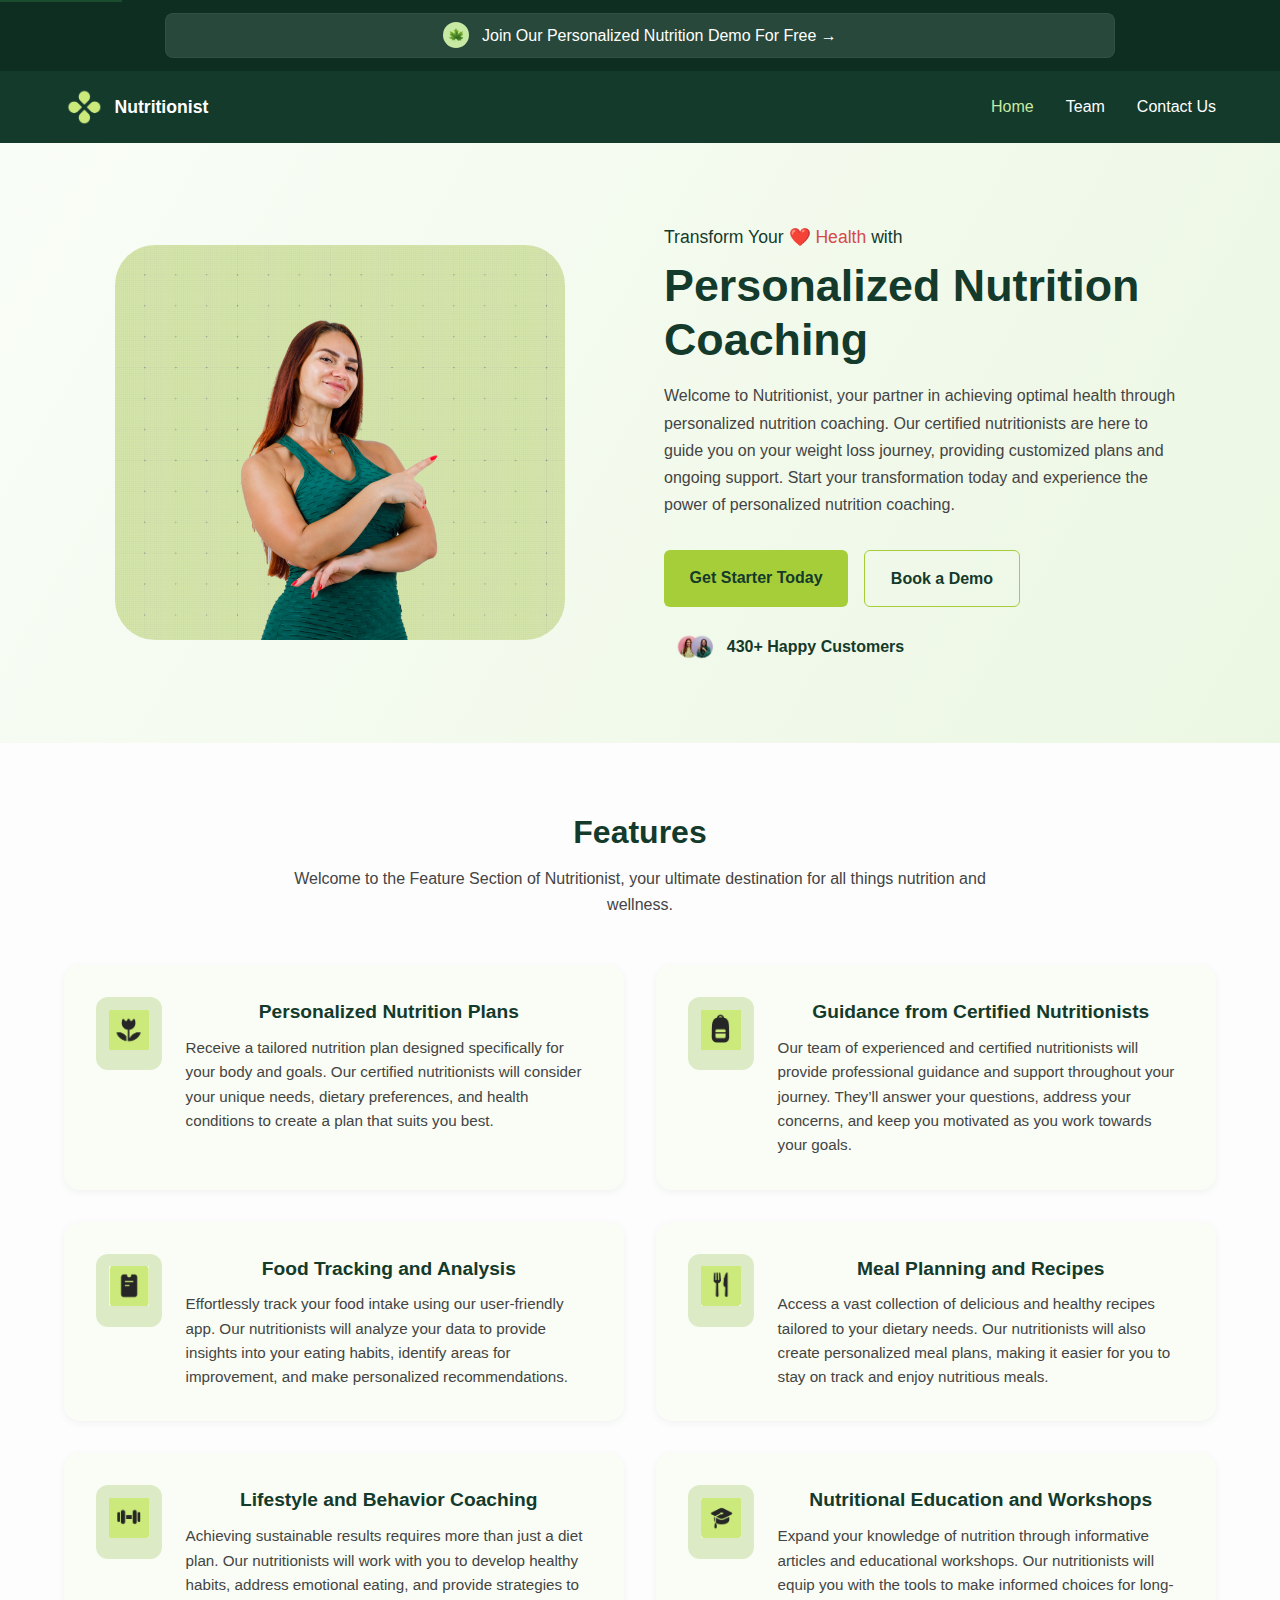
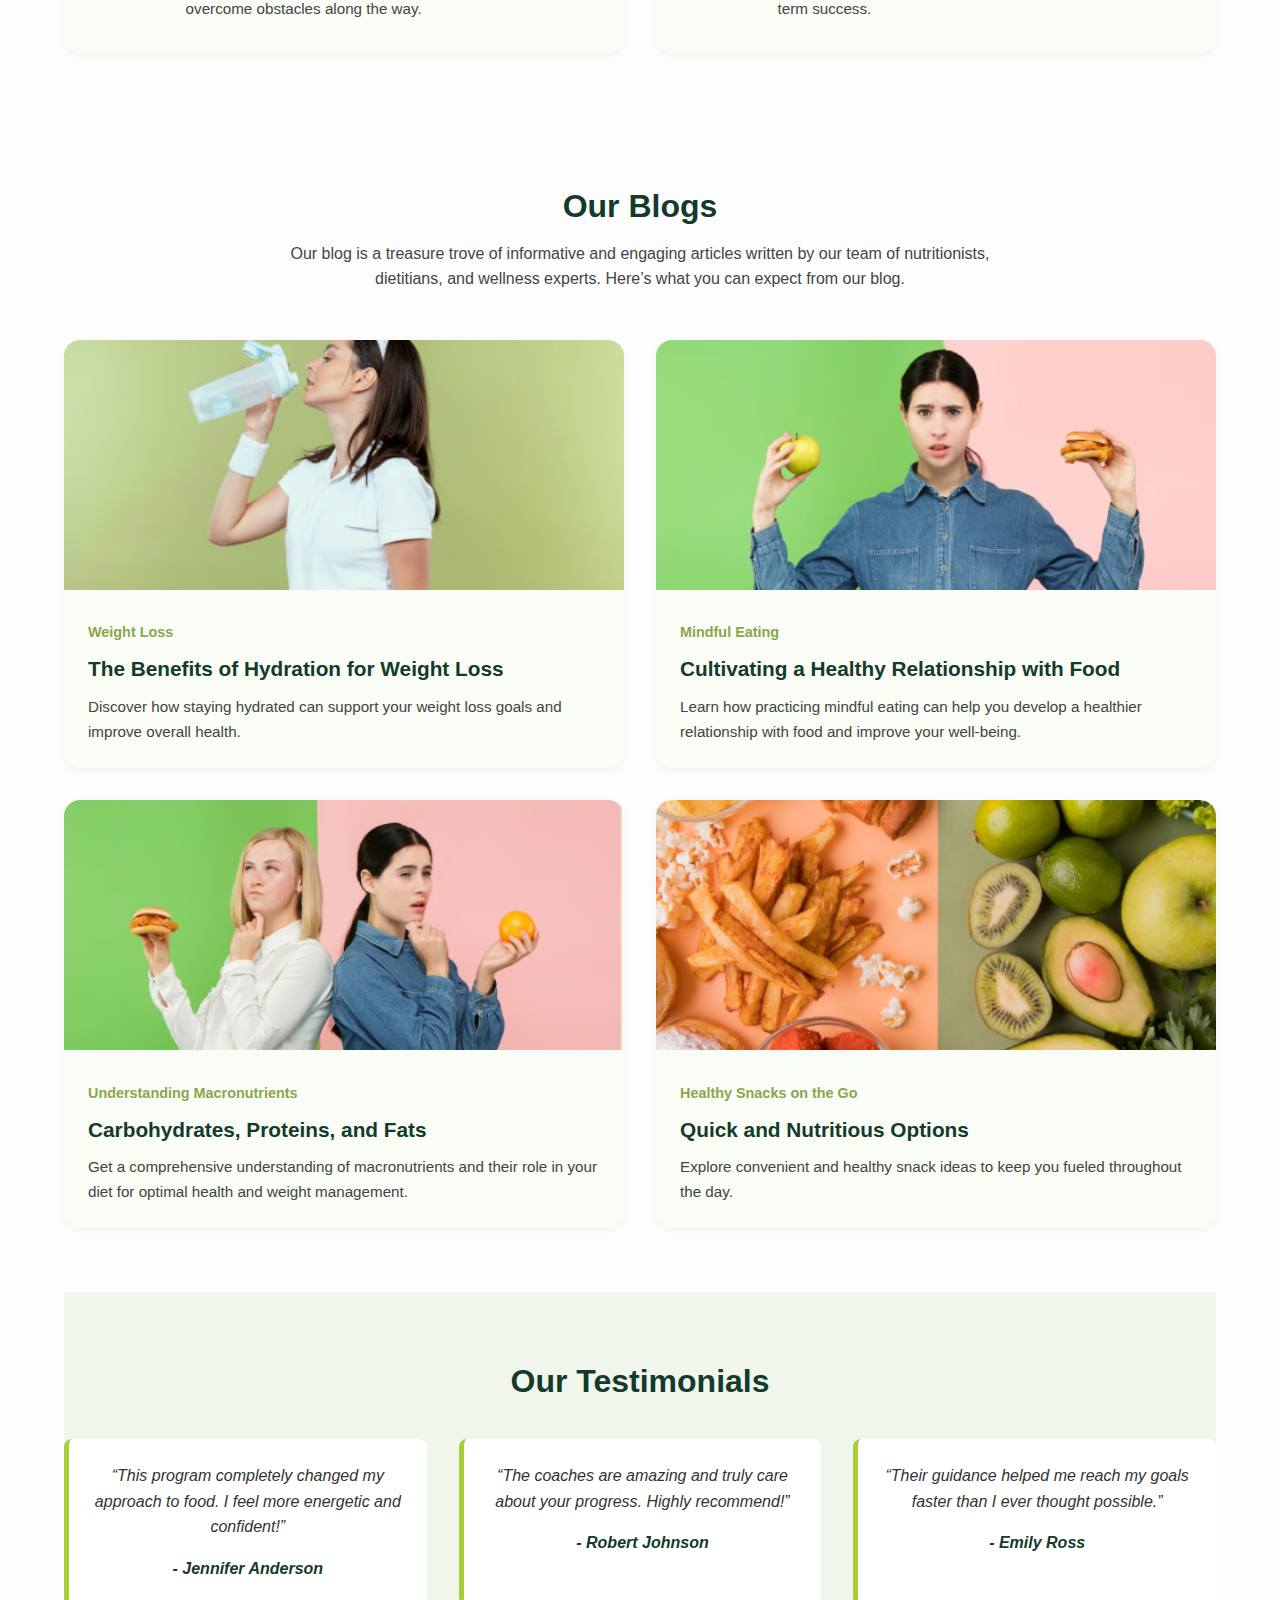
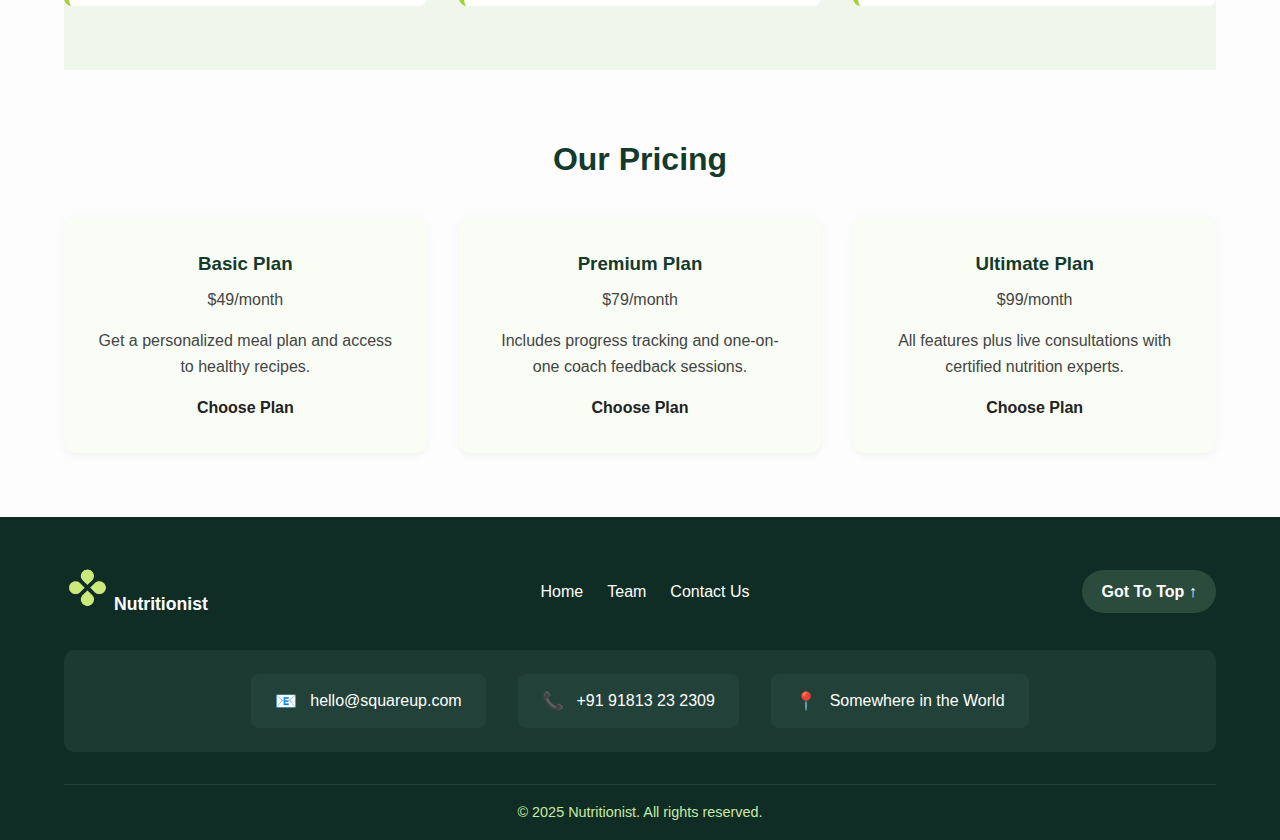
<file: index.html>
<!DOCTYPE html>
<html lang="en">

<head>
  <meta charset="UTF-8">
  <meta name="viewport" content="width=device-width, initial-scale=1.0">
  <title>Nutritionist | Personalized Nutrition Coaching</title>
  <link rel="stylesheet" href="css/style.css">
</head>

<body>
  <!-- Skip Link -->
  <a href="#main-content" class="skip-link">Skip to content</a>

  <!-- 🌿 Top Banner -->
  <div class="top-banner">
    <div class="banner-content">
      <div class="banner-inner">
        <img src="images/icons/icon-leaf.png" alt="Leaf icon">
        <p>Join Our Personalized Nutrition Demo For Free →</p>
      </div>
    </div>
  </div>

  <!-- 🌿 Header -->
  <header class="main-header">
    <div class="container header-container">
      <!-- Logo -->
      <div class="logo">
        <img src="images/pics/logo.png" alt="Nutritionist logo">
        <span class="brand-name">Nutritionist</span>
      </div>

      <!-- Hamburger Menu -->
      <input type="checkbox" id="menu-toggle" class="menu-toggle" />

      <!-- Navigation Links -->
      <nav class="nav-menu" aria-label="Main navigation">
        <ul class="nav-links">
          <li><a href="index.html" class="active">Home</a></li>
          <li><a href="team.html">Team</a></li>
          <li><a href="contactpage.html">Contact Us</a></li>
        </ul>
      </nav>

      <!-- Hamburger Icon (Right side) -->
      <label for="menu-toggle" class="hamburger" aria-label="Open menu">
        <span></span><span></span><span></span>
      </label>
    </div>
  </header>

  <!-- 🌿 Hero Section -->
  <section class="hero">
    <div class="container hero-content">
      <div class="hero-image">
        <img src="images/pics/hero-woman.png" alt="Nutrition coach pointing sideways">
      </div>

      <div class="hero-text">
        <p class="hero-subtitle">Transform Your <span>❤️ Health</span> with</p>
        <h1>Personalized Nutrition Coaching</h1>
        <p class="hero-desc">
          Welcome to Nutritionist, your partner in achieving optimal health through personalized nutrition coaching.
          Our certified nutritionists are here to guide you on your weight loss journey, providing customized plans
          and ongoing support. Start your transformation today and experience the power of personalized nutrition
          coaching.
        </p>

        <div class="hero-buttons">
          <a href="#" class="btn primary">Get Starter Today</a>
          <a href="#" class="btn secondary">Book a Demo</a>
        </div>

        <div class="hero-stats">
          <img src="images/pics/customers.png" alt="Happy customers" class="customer-img">
          <p><strong>430+</strong> Happy Customers</p>
        </div>
      </div>
    </div>
  </section>

  <!-- Main Content -->
  <main id="main-content">
    <!-- Features Section -->
    <section class="features container">
      <h2>Features</h2>
      <p class="features-intro">
        Welcome to the Feature Section of Nutritionist, your ultimate destination for all things nutrition and wellness.
      </p>

      <div class="feature-grid">
        <div class="feature-item">
          <div class="icon-box">
            <img src="images/icons/plan.png" alt="Nutrition plan icon">
          </div>
          <div class="feature-text">
            <h3>Personalized Nutrition Plans</h3>
            <p>
              Receive a tailored nutrition plan designed specifically for your body and goals. Our certified
              nutritionists
              will consider your unique needs, dietary preferences, and health conditions to create a plan that suits
              you best.
            </p>
          </div>
        </div>

        <div class="feature-item">
          <div class="icon-box">
            <img src="images/icons/coach.png" alt="Certified nutrition coach icon">
          </div>
          <div class="feature-text">
            <h3>Guidance from Certified Nutritionists</h3>
            <p>
              Our team of experienced and certified nutritionists will provide professional guidance and support
              throughout your journey.
              They’ll answer your questions, address your concerns, and keep you motivated as you work towards your
              goals.
            </p>
          </div>
        </div>

        <div class="feature-item">
          <div class="icon-box">
            <img src="images/icons/analysis.png" alt="Tracking icon">
          </div>
          <div class="feature-text">
            <h3>Food Tracking and Analysis</h3>
            <p>
              Effortlessly track your food intake using our user-friendly app. Our nutritionists will analyze your data
              to provide insights
              into your eating habits, identify areas for improvement, and make personalized recommendations.
            </p>
          </div>
        </div>

        <div class="feature-item">
          <div class="icon-box">
            <img src="images/icons/recipes.png" alt="Recipe icon">
          </div>
          <div class="feature-text">
            <h3>Meal Planning and Recipes</h3>
            <p>
              Access a vast collection of delicious and healthy recipes tailored to your dietary needs. Our
              nutritionists will also create
              personalized meal plans, making it easier for you to stay on track and enjoy nutritious meals.
            </p>
          </div>
        </div>

        <div class="feature-item">
          <div class="icon-box">
            <img src="images/icons/lifestyle.png" alt="Lifestyle coaching icon">
          </div>
          <div class="feature-text">
            <h3>Lifestyle and Behavior Coaching</h3>
            <p>
              Achieving sustainable results requires more than just a diet plan. Our nutritionists will work with you to
              develop healthy habits,
              address emotional eating, and provide strategies to overcome obstacles along the way.
            </p>
          </div>
        </div>

        <div class="feature-item">
          <div class="icon-box">
            <img src="images/icons/education.png" alt="Workshop icon">
          </div>
          <div class="feature-text">
            <h3>Nutritional Education and Workshops</h3>
            <p>
              Expand your knowledge of nutrition through informative articles and educational workshops. Our
              nutritionists will equip you with
              the tools to make informed choices for long-term success.
            </p>
          </div>
        </div>
      </div>
    </section>

    <!-- Blogs Section -->
    <section class="blogs container">
      <h2>Our Blogs</h2>
      <p class="blogs-intro">
        Our blog is a treasure trove of informative and engaging articles written by our team of nutritionists,
        dietitians, and wellness experts. Here’s what you can expect from our blog.
      </p>

      <div class="blog-grid">
        <!-- Blog Card 1 -->
        <article class="blog-card">
          <img src="images/pics/hydration-benefits.jpg" alt="Woman drinking water after workout">
          <div class="blog-content">
            <p class="category">Weight Loss</p>
            <h3>The Benefits of Hydration for Weight Loss</h3>
            <p class="excerpt">Discover how staying hydrated can support your weight loss goals and improve overall
              health.</p>
          </div>
        </article>

        <!-- Blog Card 2 -->
        <article class="blog-card">
          <img src="images/pics/healthy-vs-junk.jpg" alt="Woman comparing apple and burger">
          <div class="blog-content">
            <p class="category">Mindful Eating</p>
            <h3>Cultivating a Healthy Relationship with Food</h3>
            <p class="excerpt">Learn how practicing mindful eating can help you develop a healthier relationship with
              food and improve your well-being.</p>
          </div>
        </article>

        <!-- Blog Card 3 -->
        <article class="blog-card">
          <img src="images/pics/food-decision-duo.jpg" alt="Two women choosing food">
          <div class="blog-content">
            <p class="category">Understanding Macronutrients</p>
            <h3>Carbohydrates, Proteins, and Fats</h3>
            <p class="excerpt">Get a comprehensive understanding of macronutrients and their role in your diet for
              optimal health and weight management.</p>
          </div>
        </article>

        <!-- Blog Card 4 -->
        <article class="blog-card">
          <img src="images/pics/good-vs-bad-food.jpg" alt="Healthy fruits and junk food">
          <div class="blog-content">
            <p class="category">Healthy Snacks on the Go</p>
            <h3>Quick and Nutritious Options</h3>
            <p class="excerpt">Explore convenient and healthy snack ideas to keep you fueled throughout the day.</p>
          </div>
        </article>
      </div>
    </section>

    <!-- Testimonials -->
    <section class="testimonials container">
      <h2>Our Testimonials</h2>
      <div class="testimonial-grid">
        <blockquote>
          <p>“This program completely changed my approach to food. I feel more energetic and confident!”</p>
          <cite>- Jennifer Anderson</cite>
        </blockquote>

        <blockquote>
          <p>“The coaches are amazing and truly care about your progress. Highly recommend!”</p>
          <cite>- Robert Johnson</cite>
        </blockquote>

        <blockquote>
          <p>“Their guidance helped me reach my goals faster than I ever thought possible.”</p>
          <cite>- Emily Ross</cite>
        </blockquote>
      </div>
    </section>

    <!-- Pricing Section -->
    <section class="pricing container">
      <h2>Our Pricing</h2>
      <div class="pricing-grid">
        <div class="plan">
          <h3>Basic Plan</h3>
          <p>$49/month</p>
          <p>Get a personalized meal plan and access to healthy recipes.</p>
          <a href="#" class="btn">Choose Plan</a>
        </div>

        <div class="plan">
          <h3>Premium Plan</h3>
          <p>$79/month</p>
          <p>Includes progress tracking and one-on-one coach feedback sessions.</p>
          <a href="#" class="btn">Choose Plan</a>
        </div>

        <div class="plan">
          <h3>Ultimate Plan</h3>
          <p>$99/month</p>
          <p>All features plus live consultations with certified nutrition experts.</p>
          <a href="#" class="btn">Choose Plan</a>
        </div>
      </div>
    </section>
  </main>

  <!-- Footer -->
  <footer class="footer">
    <div class="container footer-top">
      <div class="footer-logo">
        <img src="images/pics/logo.png" alt="Nutritionist logo">
        <span class="brand-name">Nutritionist</span>
      </div>

      <ul class="footer-nav">
        <li><a href="index.html" class="active">Home</a></li>
        <li><a href="team.html">Team</a></li>
        <li><a href="contactpage.html">Contact Us</a></li>
      </ul>

      <div class="back-to-top">
        <a href="#top">Got To Top ↑</a>
      </div>
    </div>

    <div class="footer-info container">
      <div class="info-box">
        <span class="icon">📧</span>
        <p>hello@squareup.com</p>
      </div>
      <div class="info-box">
        <span class="icon">📞</span>
        <p>+91 91813 23 2309</p>
      </div>
      <div class="info-box">
        <span class="icon">📍</span>
        <p>Somewhere in the World</p>
      </div>
    </div>

    <div class="footer-bottom container">
      <p>© 2025 Nutritionist. All rights reserved.</p>
    </div>
  </footer>
</body>

</html>
</file>
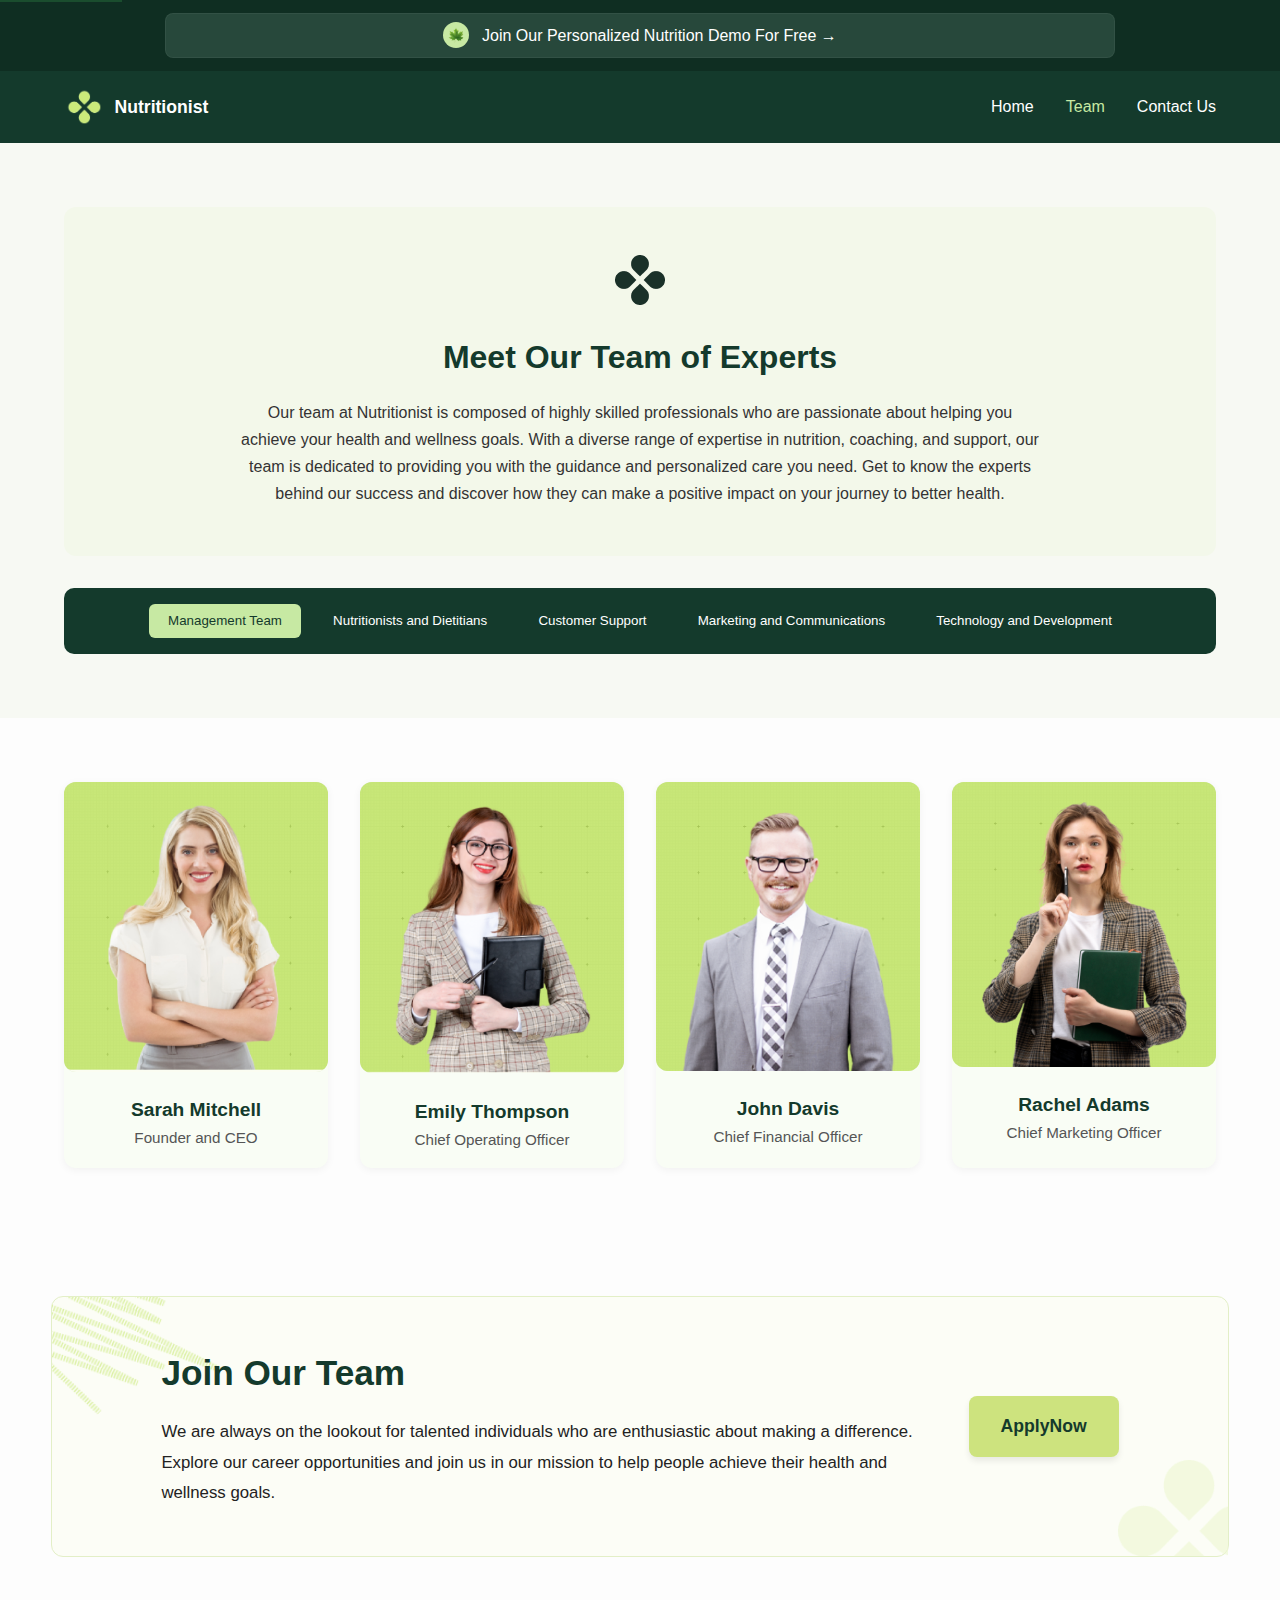
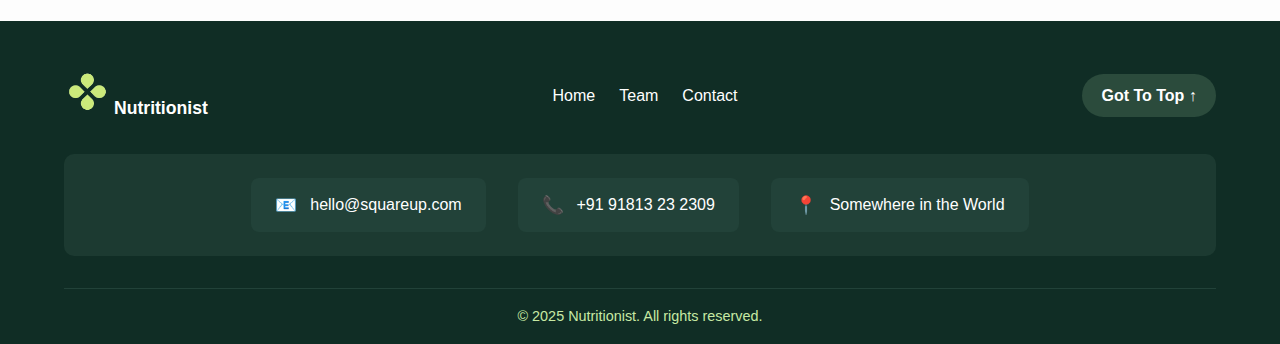
<file: team.html>
<!DOCTYPE html>
<html lang="en">

<head>
    <meta charset="UTF-8">
    <meta name="viewport" content="width=device-width, initial-scale=1.0">
    <title>Team | Nutritionist</title>
    <link rel="stylesheet" href="css/style.css">
</head>

<body>

    <!-- Skip Link -->
    <a href="#main-content" class="skip-link">Skip to content</a>

    <!-- Top Banner -->
    <div class="top-banner">
        <div class="banner-content">
            <div class="banner-inner">
                <img src="images/icons/icon-leaf.png" alt="Leaf icon">
                <p>Join Our Personalized Nutrition Demo For Free →</p>
            </div>
        </div>
    </div>

    <!-- HEADER -->
    <header class="main-header">
        <div class="container header-container">

            <!-- Logo -->
            <div class="logo">
                <img src="images/pics/logo.png" alt="Nutritionist Logo">
                <span class="brand-name">Nutritionist</span>
            </div>

            <!-- Navigation + Hamburger -->
            <input type="checkbox" id="menu-toggle" class="menu-toggle">

            <nav class="nav-menu" aria-label="Main navigation">
                <ul class="nav-links">
                    <li><a href="index.html">Home</a></li>
                    <li><a href="team.html" class="active">Team</a></li>
                    <li><a href="contactpage.html">Contact Us</a></li>
                </ul>
            </nav>

            <label for="menu-toggle" class="hamburger" aria-label="Open menu">
                <span></span><span></span><span></span>
            </label>

        </div>
    </header>

    <main id="main-content">

        <!-- TEAM INTRO -->
        <section class="team-intro">
            <div class="container">
                <div class="team-intro-box">
                    <div class="team-icon">
                        <img src="images/team/icon.png" alt="Nutritionist icon">
                    </div>
                    <h2>Meet Our Team of Experts</h2>
                    <p>
                        Our team at Nutritionist is composed of highly skilled professionals who are passionate about
                        helping you achieve your health and wellness goals.
                        With a diverse range of expertise in nutrition, coaching, and support, our team is dedicated to
                        providing you with the guidance and personalized care you need.
                        Get to know the experts behind our success and discover how they can make a positive impact on
                        your journey to better health.
                    </p>
                </div>

                <!-- Team Category Buttons -->
                <div class="team-categories" role="tablist" aria-label="Team categories">
                    <button class="active" role="tab" aria-selected="true">Management Team</button>
                    <button role="tab" aria-selected="false">Nutritionists and Dietitians</button>
                    <button role="tab" aria-selected="false">Customer Support</button>
                    <button role="tab" aria-selected="false">Marketing and Communications</button>
                    <button role="tab" aria-selected="false">Technology and Development</button>
                </div>
            </div>
        </section>

        <!-- TEAM MEMBERS -->
        <section class="team-members">
            <div class="container team-grid">

                <div class="team-card">
                    <img src="images/team/sarah.png" alt="Sarah Mitchell">
                    <h3>Sarah Mitchell</h3>
                    <p class="role">Founder and CEO</p>
                </div>

                <div class="team-card">
                    <img src="images/team/emily.png" alt="Emily Thompson">
                    <h3>Emily Thompson</h3>
                    <p class="role">Chief Operating Officer</p>
                </div>

                <div class="team-card">
                    <img src="images/team/john.png" alt="John Davis">
                    <h3>John Davis</h3>
                    <p class="role">Chief Financial Officer</p>
                </div>

                <div class="team-card">
                    <img src="images/team/rachel.png" alt="Rachel Adams">
                    <h3>Rachel Adams</h3>
                    <p class="role">Chief Marketing Officer</p>
                </div>
            </div>
        </section>

        <!-- JOIN OUR TEAM -->
        <section class="join-team" aria-labelledby="join-heading">
            <div class="container join-content">
                <div class="join-text">
                    <h2 id="join-heading">Join Our Team</h2>
                    <p>
                        We are always on the lookout for talented individuals who are enthusiastic
                        about making a difference. Explore our career opportunities and join us in
                        our mission to help people achieve their health and wellness goals.
                    </p>
                </div>
                <a href="#" class="join-btn">ApplyNow</a>
            </div>

            <!-- Decorative corner graphics -->
            <img src="images/team/left.png" alt="" class="join-decor top-left" />
            <img src="images/team/right.png" alt="" class="join-decor bottom-right" />
        </section>

    </main>

    <!-- Footer -->
    <footer class="footer">
        <div class="container footer-top">
            <div class="footer-logo">
                <img src="images/pics/logo.png" alt="Nutritionist Logo">
                <span class="brand-name">Nutritionist</span>
            </div>

            <ul class="footer-nav">
                <li><a href="index.html">Home</a></li>
                <li><a href="team.html" class="active">Team</a></li>
                <li><a href="contactpage.html">Contact</a></li>
            </ul>

            <div class="back-to-top">
                <a href="#top">Got To Top ↑</a>
            </div>
        </div>

        <div class="footer-info container">
            <div class="info-box">
                <span class="icon">📧</span>
                <p>hello@squareup.com</p>
            </div>
            <div class="info-box">
                <span class="icon">📞</span>
                <p>+91 91813 23 2309</p>
            </div>
            <div class="info-box">
                <span class="icon">📍</span>
                <p>Somewhere in the World</p>
            </div>
        </div>

        <div class="footer-bottom container">
            <p class="footer-copy">© 2025 Nutritionist. All rights reserved.</p>
        </div>
    </footer>

</body>

</html>
</file>
<file: css/style.css>
/* ===============================
   RESET & GLOBAL STYLES
================================*/
* {
  margin: 0;
  padding: 0;
  box-sizing: border-box;
}

html {
  scroll-behavior: smooth;
}

body {
  font-family: "Poppins", Arial, sans-serif;
  line-height: 1.6;
  color: #222;
  background-color: #fdfdfd;
}

.container {
  width: 90%;
  max-width: 1200px;
  margin: auto;
}

a {
  text-decoration: none;
  color: inherit;
}

/* ===============================
   SKIP LINK (ACCESSIBILITY)
================================*/
.skip-link {
  position: absolute;
  top: -40px;
  left: 0;
  background: #1a4d2e;
  color: #fff;
  padding: 8px;
  z-index: 100;
}

.skip-link:focus {
  top: 0;
}

/* ===============================
   TOP BANNER
================================*/
.top-banner {
  background-color: #0f2e22;
  display: flex;
  justify-content: center;
  align-items: center;
  padding: 0.8rem 0;
  margin-bottom: 0;
}

.banner-content {
  background-color: #27483b;
  border-radius: 8px;
  padding: 0.6rem 1.5rem;
  width: 80%;
  max-width: 950px;
  display: flex;
  justify-content: center;
  align-items: center;
  box-shadow: inset 0 0 0 1px rgba(255, 255, 255, 0.05);
}

.banner-inner {
  display: flex;
  align-items: center;
  gap: 0.8rem;
}

.banner-inner img {
  width: 26px;
  height: 26px;
  border-radius: 50%;
  background-color: #c7e9a3;
  padding: 5px;
}

.banner-inner p {
  color: #fff;
  font-size: 1rem;
  font-weight: 500;
}

.banner-content:hover {
  background-color: #2c5a44;
  transition: 0.3s ease;
}

@media (max-width: 768px) {
  .banner-content {
    width: 95%;
    padding: 0.5rem 1rem;
  }

  .banner-inner p {
    font-size: 0.9rem;
    text-align: center;
  }
}

/* ===============================
   HEADER + HAMBURGER
================================*/
.main-header {
  background-color: #143a2c;
  padding: 1rem 0;
}

.header-container {
  width: 90%;
  max-width: 1200px;
  margin: auto;
  display: flex;
  align-items: center;
  justify-content: space-between;
}

.logo {
  display: flex;
  align-items: center;
  gap: 10px;
}

.logo img {
  height: 40px;
}

.brand-name {
  color: #fff;
  font-weight: 600;
  font-size: 1.1rem;
}

/* Nav */
.nav-menu {
  display: flex;
}

.nav-links {
  display: flex;
  list-style: none;
  gap: 2rem;
}

.nav-links a {
  color: #fff;
  font-weight: 500;
  transition: 0.3s ease;
}

.nav-links a:hover,
.nav-links a.active {
  color: #c7e9a3;
}

/* Hamburger */
.menu-toggle {
  display: none;
}

.hamburger {
  display: none;
  flex-direction: column;
  justify-content: space-between;
  width: 26px;
  height: 18px;
  cursor: pointer;
}

.hamburger span {
  background-color: #c7e9a3;
  height: 3px;
  border-radius: 2px;
}

/* Mobile Menu */
@media (max-width: 768px) {
  .hamburger {
    display: flex;
  }

  .nav-menu {
    display: none;
    position: absolute;
    top: 72px;
    left: 0;
    width: 100%;
    background-color: #143a2c;
    text-align: center;
    padding: 1rem 0;
  }

  .nav-links {
    flex-direction: column;
    gap: 1rem;
  }

  .menu-toggle:checked~.nav-menu {
    display: block;
    animation: fadeIn 0.3s ease-in;
  }
}

@keyframes fadeIn {
  from {
    opacity: 0;
    transform: translateY(-10px);
  }

  to {
    opacity: 1;
    transform: translateY(0);
  }
}

/* ===============================
   HERO
================================*/
.hero {
  background: linear-gradient(120deg, #f9fdf7 0%, #ecf7e3 100%);
  padding: 5rem 0;
  overflow: hidden;
}

.hero-content {
  display: grid;
  grid-template-columns: 1fr 1fr;
  align-items: center;
  gap: 3rem;
}

.hero-image {
  position: relative;
  display: flex;
  justify-content: center;
  align-items: center;
}

.hero-image::before {
  content: "";
  position: absolute;
  width: 380px;
  height: 380px;
  background: #dceac5;
  border-radius: 50%;
  top: 50%;
  left: 50%;
  transform: translate(-50%, -50%);
  z-index: 0;
}

.hero-image img {
  position: relative;
  z-index: 1;
  width: 85%;
  max-width: 450px;
  height: auto;
  border-radius: 40px;
  animation: float 3s ease-in-out infinite;
}

.hero-text {
  color: #143a2c;
  max-width: 520px;
}

.hero-subtitle {
  font-size: 1.1rem;
  margin-bottom: 0.5rem;
}

.hero-subtitle span {
  color: #d54b4b;
}

.hero-text h1 {
  font-size: 2.8rem;
  font-weight: 700;
  margin-bottom: 1rem;
  line-height: 1.2;
}

.hero-desc {
  font-size: 1rem;
  color: #444;
  margin-bottom: 2rem;
  line-height: 1.7;
}

.hero-buttons {
  display: flex;
  gap: 1rem;
  margin-bottom: 1.5rem;
}

.btn {
  border-radius: 6px;
  padding: 0.9rem 1.6rem;
  font-weight: 600;
  transition: 0.3s ease;
}

.btn.primary {
  background: #a6ce39;
  color: #143a2c;
}

.btn.secondary {
  border: 1.5px solid #a6ce39;
  background: transparent;
  color: #143a2c;
}

.btn:hover {
  transform: scale(1.05);
}

.hero-stats {
  display: flex;
  align-items: center;
  gap: 0.8rem;
}

.customer-img {
  width: 50px;
  border-radius: 50%;
}

.hero-stats p {
  font-weight: 600;
  color: #143a2c;
}

@media (max-width: 900px) {
  .hero-content {
    grid-template-columns: 1fr;
    text-align: center;
  }

  .hero-buttons,
  .hero-stats {
    justify-content: center;
  }

  .hero-image::before {
    width: 300px;
    height: 300px;
  }
}

/* ===============================
   FEATURES
================================*/
.features {
  text-align: center;
  padding: 4rem 0;
}

.features h2 {
  font-size: 2rem;
  color: #143a2c;
  margin-bottom: 0.5rem;
}

.features-intro {
  color: #444;
  max-width: 700px;
  margin: 0 auto 3rem;
  font-size: 1rem;
}

.feature-grid {
  display: grid;
  grid-template-columns: repeat(auto-fit, minmax(450px, 1fr));
  gap: 2rem;
}

.feature-item {
  display: flex;
  align-items: flex-start;
  gap: 1.5rem;
  background-color: #f9fdf5;
  padding: 2rem;
  border-radius: 16px;
  box-shadow: 0 2px 8px rgba(0, 0, 0, 0.05);
  transition: transform 0.3s ease;
}

.feature-item:hover {
  transform: translateY(-5px);
}

.icon-box {
  background-color: #dceac5;
  border-radius: 12px;
  padding: 0.8rem;
  flex-shrink: 0;
}

.icon-box img {
  width: 40px;
  height: 40px;
}

.feature-text h3 {
  font-size: 1.2rem;
  color: #143a2c;
  margin-bottom: 0.5rem;
}

.feature-text p {
  font-size: 0.95rem;
  color: #444;
  line-height: 1.6;
  text-align: left;
}

@media (max-width: 768px) {
  .feature-grid {
    grid-template-columns: 1fr;
  }

  .feature-item {
    flex-direction: column;
    text-align: center;
  }

  .feature-text p {
    text-align: center;
  }
}

/* ===============================
   BLOGS
================================*/
.blogs {
  padding: 4rem 0;
  text-align: center;
}

.blogs h2 {
  font-size: 2rem;
  color: #143a2c;
  margin-bottom: 0.5rem;
}

.blogs-intro {
  color: #444;
  max-width: 700px;
  margin: 0 auto 3rem;
  font-size: 1rem;
}

.blog-grid {
  display: grid;
  grid-template-columns: repeat(auto-fit, minmax(460px, 1fr));
  gap: 2rem;
}

.blog-card {
  background-color: #f9fdf5;
  border-radius: 16px;
  box-shadow: 0 2px 8px rgba(0, 0, 0, 0.05);
  overflow: hidden;
  text-align: left;
  transition: transform 0.3s ease;
}

.blog-card:hover {
  transform: translateY(-5px);
}

.blog-card img {
  width: 100%;
  height: 250px;
  object-fit: cover;
}

.blog-content {
  padding: 1.5rem;
}

.category {
  color: #8aa74d;
  font-size: 0.9rem;
  font-weight: 600;
  margin-bottom: 0.5rem;
}

.blog-content h3 {
  font-size: 1.3rem;
  color: #143a2c;
  margin-bottom: 0.6rem;
}

.excerpt {
  color: #444;
  font-size: 0.95rem;
  line-height: 1.6;
}

/* ===============================
   TESTIMONIALS
================================*/
.testimonials {
  background-color: #f0f6ec;
  padding: 4rem 0;
  text-align: center;
}

.testimonials h2 {
  color: #143a2c;
  font-size: 2rem;
  margin-bottom: 2rem;
}

.testimonial-grid {
  display: grid;
  grid-template-columns: repeat(auto-fit, minmax(280px, 1fr));
  gap: 2rem;
}

blockquote {
  background-color: #fff;
  padding: 1.5rem;
  border-left: 5px solid #a6ce39;
  border-radius: 8px;
  font-style: italic;
  color: #333;
}

cite {
  display: block;
  margin-top: 1rem;
  color: #143a2c;
  font-weight: bold;
}

/* ===============================
   PRICING
================================*/
.pricing {
  padding: 4rem 0;
  text-align: center;
}

.pricing h2 {
  font-size: 2rem;
  color: #143a2c;
  margin-bottom: 2rem;
}

.pricing-grid {
  display: grid;
  grid-template-columns: repeat(auto-fit, minmax(250px, 1fr));
  gap: 2rem;
}

.plan {
  background-color: #f9fdf5;
  padding: 2rem;
  border-radius: 12px;
  box-shadow: 0 2px 10px rgba(0, 0, 0, 0.05);
  transition: transform 0.3s ease;
}

.plan:hover {
  transform: scale(1.03);
}

.plan h3 {
  color: #143a2c;
  margin-bottom: 0.5rem;
}

.plan p {
  margin-bottom: 1rem;
  color: #444;
}

/* ===============================
   FOOTER
================================*/
.footer {
  background-color: #102d25;
  color: #ffffff;
  padding-top: 3rem;
  text-align: center;
}

.footer-top {
  display: flex;
  justify-content: space-between;
  align-items: center;
  flex-wrap: wrap;
  margin-bottom: 2rem;
}

.footer-logo img {
  height: 45px;
}

.footer-nav {
  display: flex;
  gap: 1.5rem;
  list-style: none;
}

.footer-nav a {
  color: #fff;
  font-weight: 500;
  transition: 0.3s;
}

.footer-nav a:hover {
  color: #c7e9a3;
}

.back-to-top a {
  background-color: #2b4b3c;
  color: #fff;
  font-weight: 600;
  padding: 0.8rem 1.2rem;
  border-radius: 50px;
  transition: 0.3s;
}

.back-to-top a:hover {
  background-color: #a6ce39;
  color: #143a2c;
}

.footer-info {
  display: flex;
  justify-content: center;
  gap: 2rem;
  flex-wrap: wrap;
  background-color: #1c3a31;
  padding: 1.5rem;
  border-radius: 10px;
  margin-bottom: 2rem;
}

.info-box {
  display: flex;
  align-items: center;
  gap: 0.8rem;
  background-color: #224239;
  padding: 0.8rem 1.5rem;
  border-radius: 8px;
}

.icon {
  font-size: 1.1rem;
  color: #c7e9a3;
}

.footer-bottom {
  border-top: 1px solid #224239;
  padding: 1rem 0;
  font-size: 0.9rem;
  color: #c7e9a3;
}

/* ===============================
   TEAM PAGE
================================*/
.team-intro {
  background-color: #f7f9f3;
  padding: 4rem 0;
  text-align: center;
}

.team-intro-box {
  background-color: #f3f8ea;
  border-radius: 12px;
  padding: 3rem 2rem;
  margin-bottom: 2rem;
}

.team-icon img {
  width: 50px;
  margin-bottom: 1.2rem;
}

.team-intro h2 {
  color: #143a2c;
  font-size: 2rem;
  font-weight: 700;
  margin-bottom: 1rem;
}

.team-intro p {
  color: #333;
  font-size: 1rem;
  max-width: 800px;
  margin: 0 auto;
  line-height: 1.7;
}

.team-categories {
  display: flex;
  justify-content: center;
  flex-wrap: wrap;
  gap: 0.8rem;
  background-color: #143a2c;
  border-radius: 10px;
  padding: 1rem;
}

.team-categories button {
  background: transparent;
  border: none;
  color: #fff;
  font-weight: 500;
  padding: 0.6rem 1.2rem;
  border-radius: 6px;
  transition: 0.3s;
}

.team-categories button.active,
.team-categories button:hover {
  background-color: #c7e9a3;
  color: #143a2c;
}

.team-members {
  padding: 4rem 0;
}

.team-grid {
  display: grid;
  grid-template-columns: repeat(auto-fit, minmax(230px, 1fr));
  gap: 2rem;
}

.team-card {
  background-color: #f9fdf5;
  text-align: center;
  border-radius: 12px;
  padding-bottom: 1rem;
  box-shadow: 0 2px 8px rgba(0, 0, 0, 0.05);
}

.team-card img {
  width: 100%;
  border-radius: 12px;
  background-color: #dceac5;
  object-fit: cover;
}

.team-card h3 {
  color: #143a2c;
  font-size: 1.2rem;
  margin-top: 1rem;
}

.team-card .role {
  color: #555;
  font-size: 0.95rem;
}

/* JOIN OUR TEAM */
.join-team {
  position: relative;
  background: #fcfdf6;
  border: 1px solid #e3efc7;
  border-radius: 12px;
  padding: 3rem 3.5rem;
  margin: 4rem auto;
  width: 92%;
  max-width: 1200px;
  overflow: visible;
  z-index: 0;
}

.join-content {
  display: flex;
  justify-content: space-between;
  align-items: center;
  gap: 3rem;
  position: relative;
  z-index: 2;
}

.join-text {
  max-width: 850px;
}

.join-text h2 {
  font-size: 2.2rem;
  color: #143a2c;
  font-weight: 700;
  margin-bottom: 1rem;
}

.join-text p {
  font-size: 1.05rem;
  color: #222;
  line-height: 1.8;
}

.join-btn {
  background-color: #d4e888;
  color: #143a2c;
  font-weight: 700;
  border-radius: 10px;
  padding: 1.4rem 2rem;
  text-align: center;
  font-size: 1.1rem;
  text-decoration: none;
  box-shadow: 0 4px 6px rgba(0, 0, 0, 0.08);
  transition: all 0.3s ease;
}

.join-btn:hover {
  transform: scale(1.05);
  background-color: #c8df78;
}

/* Decorative images */
.join-decor {
  position: absolute;
  opacity: 0.65;
  z-index: 1;
  pointer-events: none;
  user-select: none;
}

.join-decor.top-left {
  top: 0;
  left: 0;
  width: 170px;
  height: auto;
}

.join-decor.bottom-right {
  bottom: 0;
  right: 0;
  width: 110px;
  height: auto;
}

@media (max-width: 768px) {
  .join-content {
    flex-direction: column;
    text-align: center;
  }

  .join-btn {
    margin-top: 1.5rem;
  }

  .join-decor.top-left,
  .join-decor.bottom-right {
    display: none;
  }
}

/* ===============================
   CONTACT PAGE
================================*/
.contact-hero {
  background-color: #f8fbf2;
  padding: 5rem 0 3rem;
  text-align: center;
  border-radius: 12px;
  margin: 3rem auto;
  border: 1px solid #e0edc5;
  width: 92%;
}

.contact-hero-inner img {
  width: 70px;
  margin-bottom: 1rem;
}

.contact-hero h1 {
  font-size: 2rem;
  color: #143a2c;
  font-weight: 700;
  margin-bottom: 1rem;
}

.contact-hero p {
  max-width: 850px;
  margin: 0 auto;
  color: #333;
  font-size: 0.95rem;
  line-height: 1.7;
}

/* Info cards */
.contact-info {
  background: #143a2c;
  padding: 2.5rem 0;
}

.info-grid {
  display: flex;
  justify-content: center;
  gap: 2rem;
  flex-wrap: wrap;
}

.info-card {
  background: #1e4637;
  padding: 1.5rem 2rem;
  border-radius: 8px;
  text-align: center;
  color: #fff;
  width: 250px;
}

.info-card .icon {
  font-size: 1.5rem;
  display: block;
  margin-bottom: 0.5rem;
}

/* Form + map */
.contact-form-section {
  padding: 3rem 0;
}

.form-container {
  display: flex;
  justify-content: space-between;
  gap: 2rem;
  flex-wrap: wrap;
  background-color: #f8fbf2;
  border: 1px solid #e0edc5;
  border-radius: 12px;
  padding: 2rem;
}

.contact-form {
  flex: 1;
  min-width: 300px;
}

.input-group {
  display: flex;
  gap: 1rem;
  flex-wrap: wrap;
}

input,
textarea {
  width: 100%;
  padding: 0.9rem;
  border: 1px solid #dceac5;
  border-radius: 6px;
  background: #f6fbe9;
  margin-bottom: 1rem;
  font-family: inherit;
}

textarea {
  resize: none;
  height: 120px;
}

.send-btn {
  background-color: #cde37e;
  color: #143a2c;
  border: none;
  font-weight: 600;
  padding: 1rem 2rem;
  border-radius: 8px;
  cursor: pointer;
  transition: all 0.3s ease;
}

.send-btn:hover {
  transform: scale(1.05);
}

/* Map */
.map-box img {
  width: 100%;
  max-width: 380px;
  border-radius: 8px;
}

/* CTA */
.join-cta {
  position: relative;
  background: #fcfdf6;
  border: 1px solid #e3efc7;
  border-radius: 12px;
  padding: 2.5rem 3rem;
  width: 92%;
  margin: 3rem auto;
}

.cta-content {
  display: flex;
  justify-content: space-between;
  align-items: center;
  gap: 2rem;
}

.cta-text h2 {
  color: #143a2c;
  font-size: 1.3rem;
  margin-bottom: 0.8rem;
}

.cta-text p {
  color: #333;
  font-size: 0.95rem;
}

.join-btn {
  background-color: #cde37e;
  padding: 1rem 2rem;
  color: #143a2c;
  font-weight: 700;
  border-radius: 8px;
  text-decoration: none;
  transition: all 0.3s ease;
}

.join-btn:hover {
  transform: scale(1.05);
}

.cta-decor,
.cta-zigzag {
  position: absolute;
  opacity: 0.55;
  mix-blend-mode: multiply;
  z-index: 1;
  pointer-events: none;
  user-select: none;
}

.cta-zigzag {
  top: 0;
  left: 0;
  width: 160px;
}

.cta-decor {
  bottom: 0;
  right: 0;
  width: 100px;
}

@media (max-width: 768px) {
  .cta-content {
    flex-direction: column;
    text-align: center;
  }

  .cta-decor,
  .cta-zigzag {
    width: 70px;
    opacity: 0.4;
  }
}

/* ===============================
   ANIMATIONS & GENERAL RESPONSIVE
================================*/
@keyframes float {

  0%,
  100% {
    transform: translateY(0);
  }

  50% {
    transform: translateY(-10px);
  }
}

@media (max-width: 900px) {
  .header-container {
    flex-direction: column;
    gap: 1rem;
  }

  .nav-menu {
    justify-content: center;
  }

  .feature-grid,
  .blog-grid,
  .testimonial-grid,
  .pricing-grid {
    grid-template-columns: 1fr;
  }

  .footer-top {
    flex-direction: column;
    gap: 1.2rem;
  }

  .footer-nav {
    flex-wrap: wrap;
    justify-content: center;
  }

  .footer-info {
    flex-direction: column;
  }

  .info-box {
    justify-content: center;
  }
}
</file>
